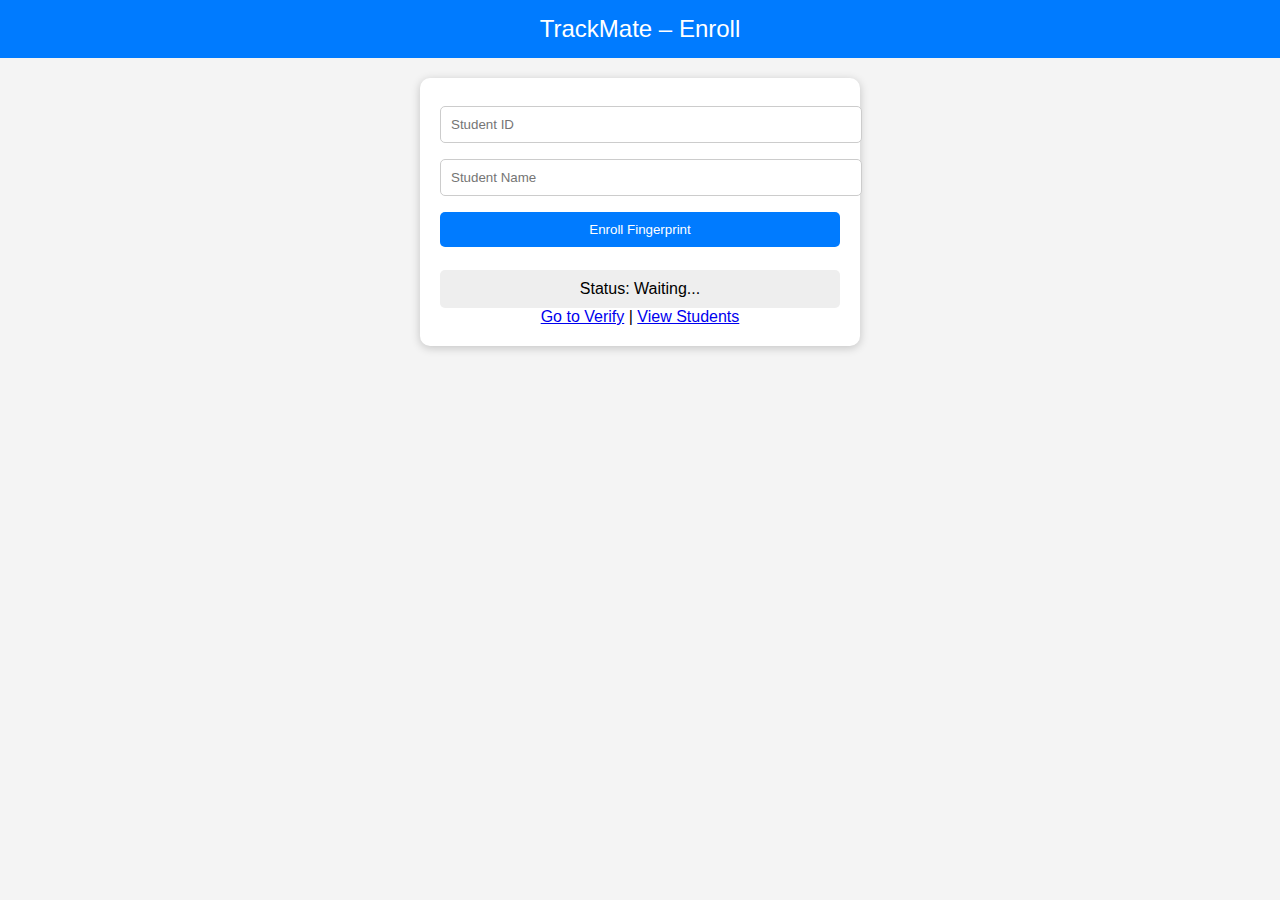
<file: index.html>
<!DOCTYPE html>
<html lang="en">
  <head>
    <meta charset="UTF-8" />
    <title>TrackMate – Enroll</title>
    <style>
      body {
        font-family: Arial;
        background: #f4f4f4;
        margin: 0;
        text-align: center;
      }
      header {
        background: #007bff;
        color: white;
        padding: 15px;
        font-size: 1.5em;
      }
      .container {
        max-width: 400px;
        margin: 20px auto;
        background: white;
        padding: 20px;
        border-radius: 10px;
        box-shadow: 0 2px 10px rgba(0, 0, 0, 0.2);
      }
      input,
      button {
        width: 100%;
        padding: 10px;
        margin: 8px 0;
        border-radius: 5px;
        border: 1px solid #ccc;
      }
      button {
        background: #007bff;
        color: white;
        border: none;
        cursor: pointer;
      }
      button:hover {
        background: #0056b3;
      }
      #status {
        margin-top: 15px;
        padding: 10px;
        background: #eee;
        border-radius: 5px;
      }
    </style>
  </head>
  <body>
    <header>TrackMate – Enroll</header>
    <div class="container">
      <input type="number" id="studentID" placeholder="Student ID" />
      <input type="text" id="studentName" placeholder="Student Name" />
      <button onclick="enroll()">Enroll Fingerprint</button>
      <div id="status">Status: Waiting...</div>
      <a href="verify.html">Go to Verify</a> |
      <a href="students.html">View Students</a>
    </div>

    <script>
      const ESP_IP = "http://192.168.1.100"; // 🔥 Replace with your ESP IP
      const statusDiv = document.getElementById("status");

      function enroll() {
        const id = document.getElementById("studentID").value;
        const name = document.getElementById("studentName").value;
        if (!id || !name) {
          alert("Enter ID and Name!");
          return;
        }

        statusDiv.innerText = "Status: Enrolling...";
        fetch(`${ESP_IP}/enroll?id=${id}&name=${name}`)
          .then((r) => r.text())
          .then((d) => (statusDiv.innerText = "Status: " + d))
          .catch(
            () => (statusDiv.innerText = "Status: Failed to connect to ESP.")
          );
      }
    </script>
  </body>
</html>
</file>
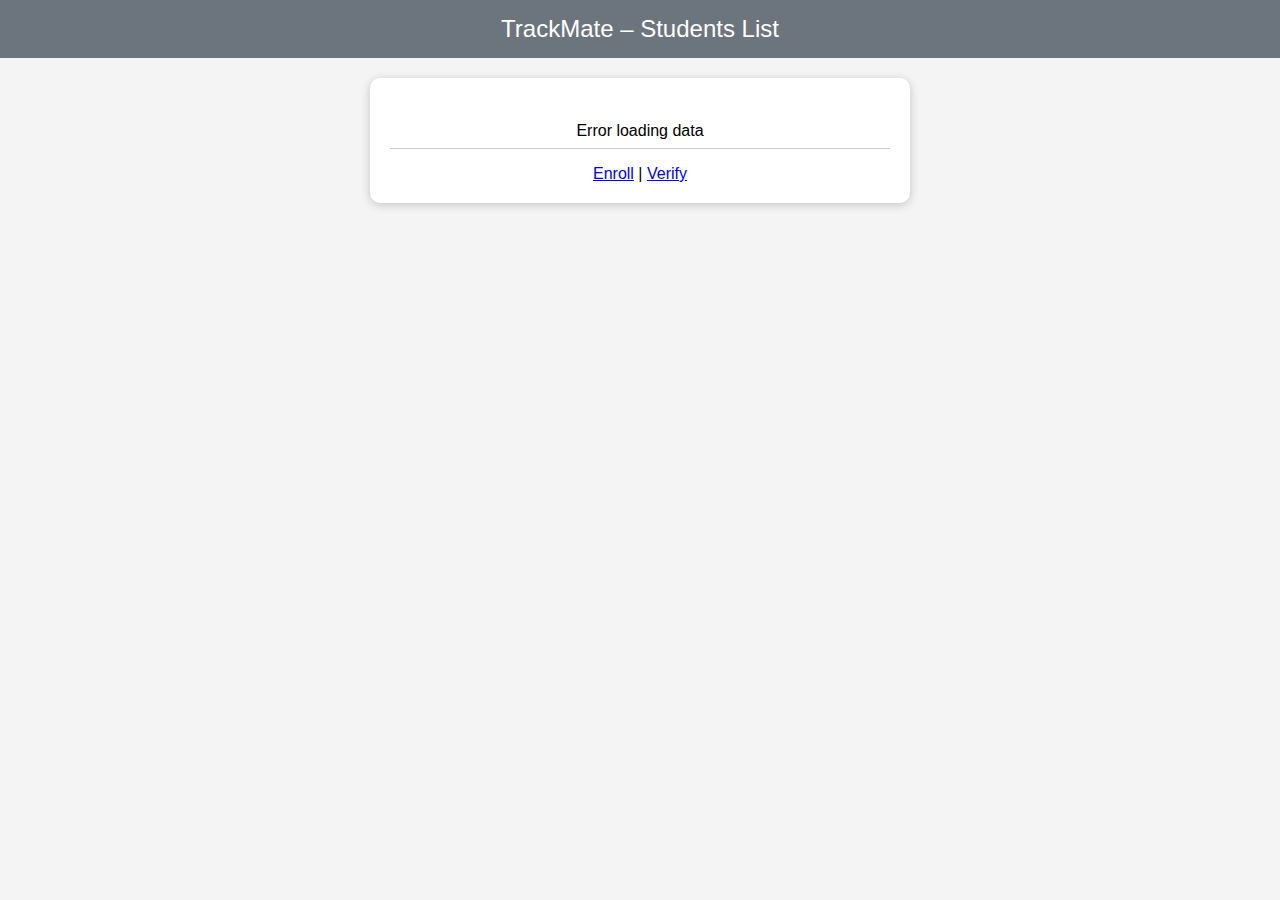
<file: students.html>
<!DOCTYPE html>
<html lang="en">
<head>
  <meta charset="UTF-8">
  <title>TrackMate – Students</title>
  <style>
    body { font-family: Arial; background: #f4f4f4; margin: 0; text-align: center; }
    header { background: #6C757D; color: white; padding: 15px; font-size: 1.5em; }
    .container { max-width: 500px; margin: 20px auto; background: white; padding: 20px;
                 border-radius: 10px; box-shadow: 0 2px 10px rgba(0,0,0,0.2); }
    ul { list-style: none; padding: 0; }
    li { padding: 8px; border-bottom: 1px solid #ccc; }
  </style>
</head>
<body>
  <header>TrackMate – Students List</header>
  <div class="container">
    <ul id="list">Loading...</ul>
    <a href="index.html">Enroll</a> | <a href="verify.html">Verify</a>
  </div>

  <script>
    // 🔥 Replace with your Firebase Realtime Database URL
    const FIREBASE_DB = "https://YOUR_PROJECT_ID.firebaseio.com/students.json";

    fetch(FIREBASE_DB)
      .then(res => res.json())
      .then(data => {
        const list = document.getElementById('list');
        list.innerHTML = "";
        if (!data) {
          list.innerHTML = "<li>No students found</li>";
          return;
        }
        Object.keys(data).forEach(key => {
          const li = document.createElement('li');
          li.innerText = `${data[key].id} - ${data[key].name}`;
          list.appendChild(li);
        });
      })
      .catch(() => document.getElementById('list').innerHTML = "<li>Error loading data</li>");
  </script>
</body>
</html>
</file>
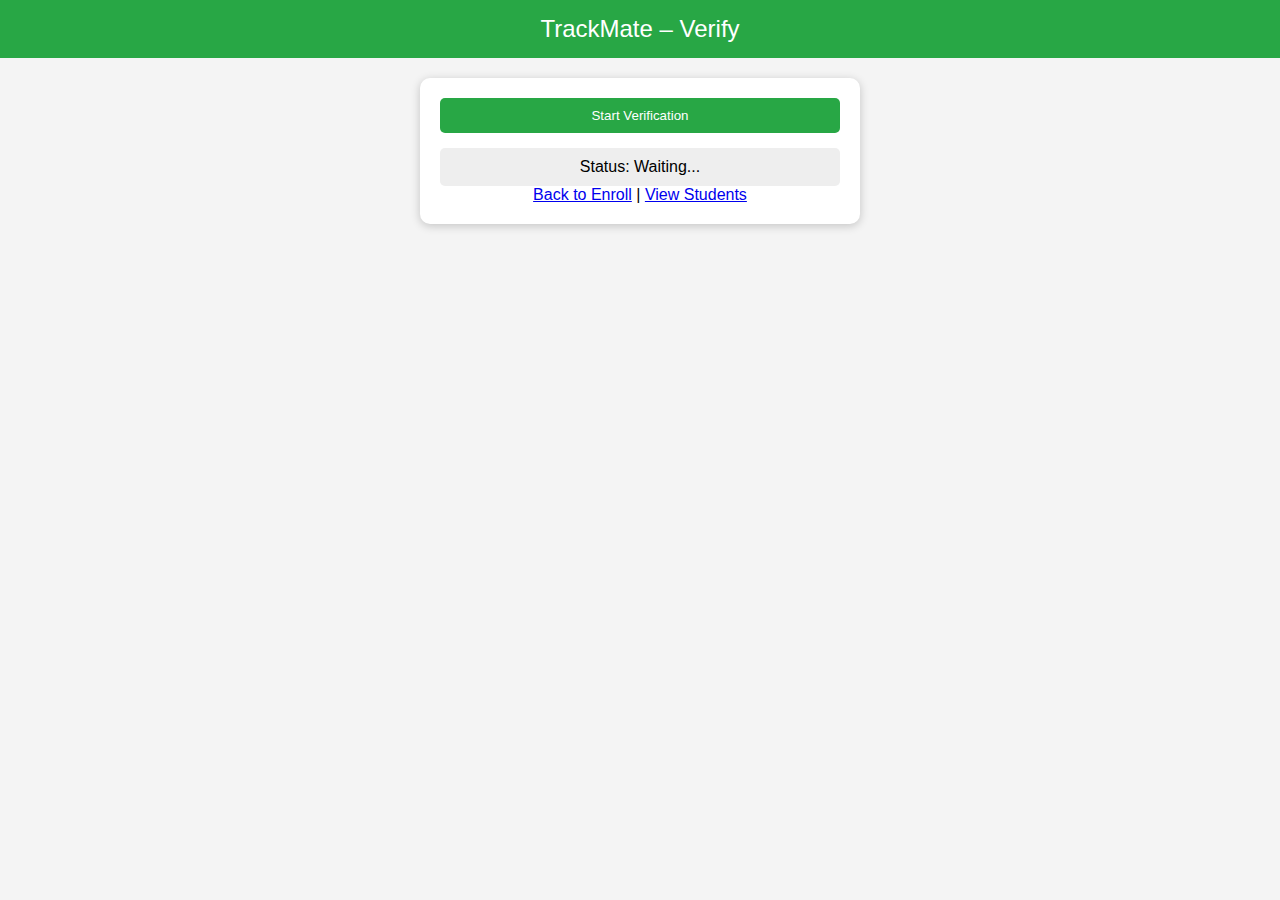
<file: verify.html>
<!DOCTYPE html>
<html lang="en">
<head>
  <meta charset="UTF-8">
  <title>TrackMate – Verify</title>
  <style>
    body { font-family: Arial; background: #f4f4f4; margin: 0; text-align: center; }
    header { background: #28A745; color: white; padding: 15px; font-size: 1.5em; }
    .container { max-width: 400px; margin: 20px auto; background: white; padding: 20px;
                 border-radius: 10px; box-shadow: 0 2px 10px rgba(0,0,0,0.2); }
    button { width: 100%; padding: 10px; background: #28A745; color: white;
             border: none; cursor: pointer; border-radius: 5px; }
    button:hover { background: #1e7e34; }
    #status { margin-top: 15px; padding: 10px; background: #eee; border-radius: 5px; }
  </style>
</head>
<body>
  <header>TrackMate – Verify</header>
  <div class="container">
    <button onclick="verify()">Start Verification</button>
    <div id="status">Status: Waiting...</div>
    <a href="index.html">Back to Enroll</a> | <a href="students.html">View Students</a>
  </div>

  <script>
    const ESP_IP = "http://192.168.1.100"; // 🔥 Replace with your ESP IP
    const statusDiv = document.getElementById('status');

    function verify() {
      statusDiv.innerText = "Status: Verifying... Place your finger";
      fetch(`${ESP_IP}/verify`)
        .then(r => r.text())
        .then(d => statusDiv.innerText = "Status: " + d)
        .catch(() => statusDiv.innerText = "Status: Failed to connect to ESP.");
    }
  </script>
</body>
</html>
</file>
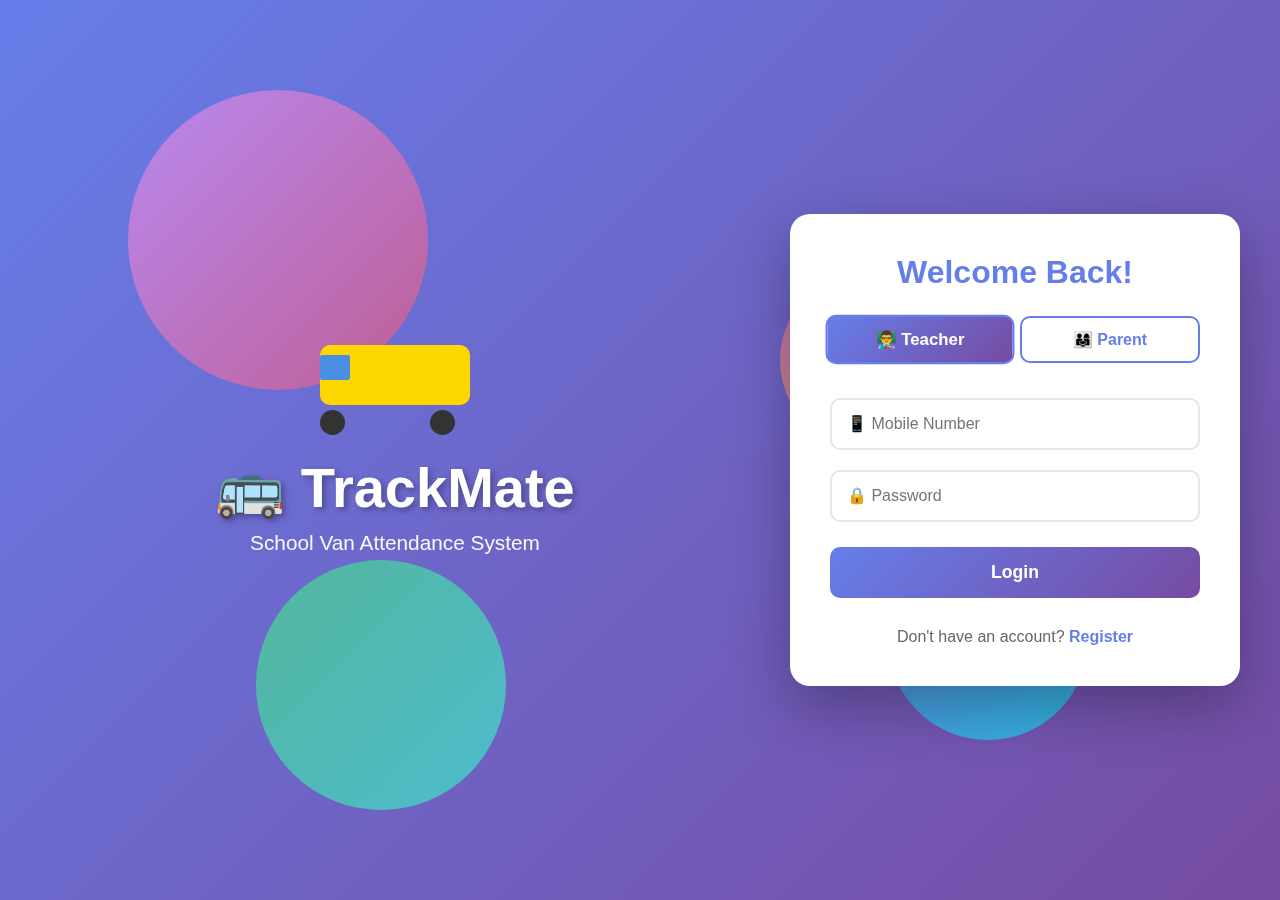
<file: static/login.html>
<!DOCTYPE html>
<html lang="en">
<head>
    <meta charset="UTF-8">
    <meta name="viewport" content="width=device-width, initial-scale=1.0">
    <title>TrackMate - School Van Attendance</title>
    <link rel="stylesheet" href="styles.css">
</head>
<body>
    <div class="animated-bg">
        <div class="shape shape1"></div>
        <div class="shape shape2"></div>
        <div class="shape shape3"></div>
        <div class="shape shape4"></div>
    </div>
    
    <div class="container">
        <div class="welcome-section">
            <div class="bus-animation">
                <div class="bus">
                    <div class="bus-body"></div>
                    <div class="bus-window"></div>
                    <div class="bus-window"></div>
                    <div class="bus-wheel"></div>
                    <div class="bus-wheel"></div>
                </div>
            </div>
            <h1 class="title">🚌 TrackMate</h1>
            <p class="subtitle">School Van Attendance System</p>
        </div>

        <div class="form-container" id="loginForm">
            <h2>Welcome Back!</h2>
            <div class="tab-buttons">
                <button class="tab-btn active" onclick="showTab('teacher')">👨‍🏫 Teacher</button>
                <button class="tab-btn" onclick="showTab('parent')">👨‍👩‍👧 Parent</button>
            </div>

            <div class="login-section" id="teacherLogin">
                <input type="text" id="teacherMobile" placeholder="📱 Mobile Number" required>
                <input type="password" id="teacherPassword" placeholder="🔒 Password" required>
                <button class="btn-primary" onclick="login('teacher')">Login</button>
                <p class="switch-text">Don't have an account? <a href="#" onclick="toggleForm('register')">Register</a></p>
            </div>

            <div class="login-section hidden" id="parentLogin">
                <input type="text" id="parentMobile" placeholder="📱 Mobile Number" required>
                <input type="password" id="parentPassword" placeholder="🔒 Password" required>
                <button class="btn-primary" onclick="login('parent')">Login</button>
                <p class="switch-text">Don't have an account? <a href="#" onclick="toggleForm('register')">Register</a></p>
            </div>
        </div>

        <div class="form-container hidden" id="registerForm">
            <h2>Create Account</h2>
            <div class="tab-buttons">
                <button class="tab-btn active" onclick="showRegisterTab('teacher')">👨‍🏫 Teacher</button>
                <button class="tab-btn" onclick="showRegisterTab('parent')">👨‍👩‍👧 Parent</button>
            </div>

            <div class="register-section" id="teacherRegister">
                <input type="text" id="regTeacherName" placeholder="👤 Full Name" required>
                <input type="text" id="regTeacherMobile" placeholder="📱 Mobile Number" required>
                <input type="password" id="regTeacherPassword" placeholder="🔒 Password" required>
                <select id="regTeacherClass" required>
                    <option value="">Select Class</option>
                    <option value="Nursery">Nursery</option>
                    <option value="LKG">LKG</option>
                    <option value="UKG">UKG</option>
                    <option value="Class 1">Class 1</option>
                    <option value="Class 2">Class 2</option>
                    <option value="Class 3">Class 3</option>
                    <option value="Class 4">Class 4</option>
                    <option value="Class 5">Class 5</option>
                </select>
                <input type="number" id="regTeacherStudents" placeholder="👥 Number of Students" required>
                <select id="regTeacherBus" onchange="updateBusRoute(this.value, 'regTeacherRoute')" required>
                    <option value="">Select Bus Number</option>
                    <option value="Bus-1">Bus-1</option>
                    <option value="Bus-2">Bus-2</option>
                    <option value="Bus-3">Bus-3</option>
                    <option value="Bus-4">Bus-4</option>
                </select>
                <input type="text" id="regTeacherRoute" placeholder="🛣️ Bus Route" readonly>
                <button class="btn-primary" onclick="register('teacher')">Register</button>
                <p class="switch-text">Already have an account? <a href="#" onclick="toggleForm('login')">Login</a></p>
            </div>

            <div class="register-section hidden" id="parentRegister">
                <input type="text" id="regParentName" placeholder="👤 Parent Name" required>
                <input type="text" id="regParentMobile" placeholder="📱 Mobile Number" required>
                <input type="password" id="regParentPassword" placeholder="🔒 Password" required>
                <input type="text" id="regStudentName" placeholder="👦 Student Name" required>
                <input type="text" id="regRollNumber" placeholder="🎓 Roll Number" required>
                <select id="regParentClass" required>
                    <option value="">Select Class</option>
                    <option value="Nursery">Nursery</option>
                    <option value="LKG">LKG</option>
                    <option value="UKG">UKG</option>
                    <option value="Class 1">Class 1</option>
                    <option value="Class 2">Class 2</option>
                    <option value="Class 3">Class 3</option>
                    <option value="Class 4">Class 4</option>
                    <option value="Class 5">Class 5</option>
                </select>
                <select id="regParentBus" onchange="updateBusRoute(this.value, 'regParentRoute')" required>
                    <option value="">Select Bus Number</option>
                    <option value="Bus-1">Bus-1</option>
                    <option value="Bus-2">Bus-2</option>
                    <option value="Bus-3">Bus-3</option>
                    <option value="Bus-4">Bus-4</option>
                </select>
                <input type="text" id="regParentRoute" placeholder="🛣️ Bus Route" readonly>
                <button class="btn-primary" onclick="register('parent')">Register</button>
                <p class="switch-text">Already have an account? <a href="#" onclick="toggleForm('login')">Login</a></p>
            </div>
        </div>
    </div>

    <div class="notification" id="notification"></div>

    <script src="login.js"></script>
</body>
</html>
</file>
<file: static/styles.css>
* {
    margin: 0;
    padding: 0;
    box-sizing: border-box;
}

body {
    font-family: 'Segoe UI', Tahoma, Geneva, Verdana, sans-serif;
    min-height: 100vh;
    display: flex;
    align-items: center;
    justify-content: center;
    background: linear-gradient(135deg, #667eea 0%, #764ba2 100%);
    overflow-x: hidden;
    position: relative;
}

/* Animated Background */
.animated-bg {
    position: fixed;
    width: 100%;
    height: 100%;
    z-index: 0;
    overflow: hidden;
}

.shape {
    position: absolute;
    border-radius: 50%;
    opacity: 0.6;
    animation: float 20s infinite ease-in-out;
}

.shape1 {
    width: 300px;
    height: 300px;
    background: linear-gradient(135deg, #f093fb 0%, #f5576c 100%);
    top: 10%;
    left: 10%;
    animation-delay: 0s;
}

.shape2 {
    width: 200px;
    height: 200px;
    background: linear-gradient(135deg, #4facfe 0%, #00f2fe 100%);
    top: 60%;
    right: 15%;
    animation-delay: 2s;
}

.shape3 {
    width: 250px;
    height: 250px;
    background: linear-gradient(135deg, #43e97b 0%, #38f9d7 100%);
    bottom: 10%;
    left: 20%;
    animation-delay: 4s;
}

.shape4 {
    width: 180px;
    height: 180px;
    background: linear-gradient(135deg, #fa709a 0%, #fee140 100%);
    top: 30%;
    right: 25%;
    animation-delay: 6s;
}

@keyframes float {
    0%, 100% {
        transform: translate(0, 0) rotate(0deg);
    }
    25% {
        transform: translate(50px, 50px) rotate(90deg);
    }
    50% {
        transform: translate(-30px, 80px) rotate(180deg);
    }
    75% {
        transform: translate(70px, -40px) rotate(270deg);
    }
}

/* Container */
.container {
    position: relative;
    z-index: 1;
    max-width: 1200px;
    width: 95%;
    display: flex;
    gap: 40px;
    align-items: center;
    flex-wrap: wrap;
    justify-content: center;
}

/* Welcome Section */
.welcome-section {
    flex: 1;
    min-width: 300px;
    text-align: center;
    color: white;
}

.title {
    font-size: 3.5em;
    margin-bottom: 10px;
    animation: bounce 2s infinite;
    text-shadow: 3px 3px 6px rgba(0,0,0,0.3);
}

@keyframes bounce {
    0%, 100% { transform: translateY(0); }
    50% { transform: translateY(-20px); }
}

.subtitle {
    font-size: 1.3em;
    opacity: 0.95;
    margin-bottom: 30px;
}

/* Bus Animation */
.bus-animation {
    margin: 30px 0;
    animation: slide 8s infinite linear;
}

@keyframes slide {
    0% { transform: translateX(-100vw); }
    100% { transform: translateX(100vw); }
}

.bus {
    position: relative;
    width: 150px;
    height: 80px;
    margin: 0 auto;
}

.bus-body {
    width: 150px;
    height: 60px;
    background: #ffd700;
    border-radius: 10px;
    position: relative;
}

.bus-window {
    width: 30px;
    height: 25px;
    background: #4a90e2;
    position: absolute;
    top: 10px;
    border-radius: 3px;
}

.bus-window:first-of-type {
    left: 20px;
}

.bus-window:last-of-type {
    left: 60px;
}

.bus-wheel {
    width: 25px;
    height: 25px;
    background: #333;
    border-radius: 50%;
    position: absolute;
    bottom: -10px;
    animation: rotate 1s infinite linear;
}

.bus-wheel:first-of-type {
    left: 15px;
}

.bus-wheel:last-of-type {
    right: 15px;
}

@keyframes rotate {
    from { transform: rotate(0deg); }
    to { transform: rotate(360deg); }
}

/* Form Container */
.form-container {
    flex: 1;
    min-width: 350px;
    max-width: 450px;
    background: white;
    padding: 40px;
    border-radius: 20px;
    box-shadow: 0 20px 60px rgba(0,0,0,0.3);
    animation: slideIn 0.5s ease-out;
}

@keyframes slideIn {
    from {
        opacity: 0;
        transform: translateY(30px);
    }
    to {
        opacity: 1;
        transform: translateY(0);
    }
}

.form-container h2 {
    text-align: center;
    color: #667eea;
    margin-bottom: 25px;
    font-size: 2em;
}

/* Tab Buttons */
.tab-buttons {
    display: flex;
    gap: 10px;
    margin-bottom: 25px;
}

.tab-btn {
    flex: 1;
    padding: 12px;
    border: 2px solid #667eea;
    background: white;
    color: #667eea;
    border-radius: 10px;
    cursor: pointer;
    font-size: 1em;
    font-weight: 600;
    transition: all 0.3s ease;
}

.tab-btn:hover {
    transform: translateY(-3px);
    box-shadow: 0 5px 15px rgba(102, 126, 234, 0.3);
}

.tab-btn.active {
    background: linear-gradient(135deg, #667eea 0%, #764ba2 100%);
    color: white;
    transform: scale(1.05);
}

/* Input Fields */
input, select {
    width: 100%;
    padding: 15px;
    margin: 10px 0;
    border: 2px solid #e1e8ed;
    border-radius: 10px;
    font-size: 1em;
    transition: all 0.3s ease;
}

input:focus, select:focus {
    outline: none;
    border-color: #667eea;
    box-shadow: 0 0 0 3px rgba(102, 126, 234, 0.1);
}

input[readonly] {
    background: #f5f8fa;
    cursor: not-allowed;
}

/* Buttons */
.btn-primary {
    width: 100%;
    padding: 15px;
    margin: 15px 0;
    background: linear-gradient(135deg, #667eea 0%, #764ba2 100%);
    color: white;
    border: none;
    border-radius: 10px;
    font-size: 1.1em;
    font-weight: 600;
    cursor: pointer;
    transition: all 0.3s ease;
}

.btn-primary:hover {
    transform: translateY(-2px);
    box-shadow: 0 10px 25px rgba(102, 126, 234, 0.4);
}

.btn-primary:active {
    transform: translateY(0);
}

/* Switch Text */
.switch-text {
    text-align: center;
    color: #666;
    margin-top: 15px;
}

.switch-text a {
    color: #667eea;
    text-decoration: none;
    font-weight: 600;
}

.switch-text a:hover {
    text-decoration: underline;
}

/* Hidden Class */
.hidden {
    display: none !important;
}

/* Notification */
.notification {
    position: fixed;
    top: 20px;
    right: 20px;
    padding: 15px 25px;
    border-radius: 10px;
    color: white;
    font-weight: 600;
    opacity: 0;
    transform: translateX(400px);
    transition: all 0.3s ease;
    z-index: 1000;
}

.notification.show {
    opacity: 1;
    transform: translateX(0);
}

.notification.success {
    background: linear-gradient(135deg, #43e97b 0%, #38f9d7 100%);
}

.notification.error {
    background: linear-gradient(135deg, #f093fb 0%, #f5576c 100%);
}

/* Responsive */
@media (max-width: 768px) {
    .container {
        flex-direction: column;
    }
    
    .title {
        font-size: 2.5em;
    }
    
    .form-container {
        width: 100%;
        padding: 25px;
    }
}
</file>
